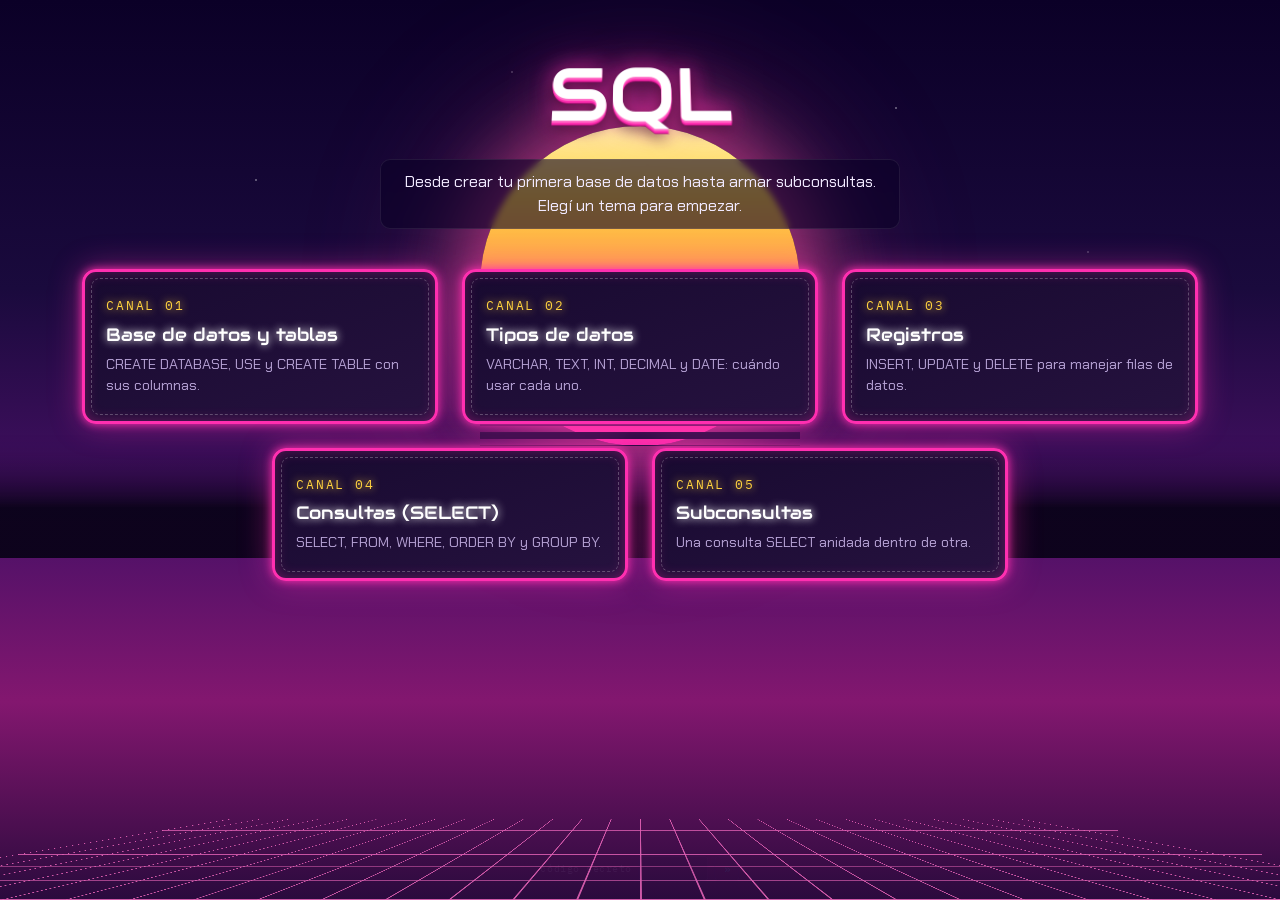
<file: HTML/site/index.html>
<!DOCTYPE html>
<html lang="es">
<head>
<meta charset="UTF-8">
<meta name="viewport" content="width=device-width, initial-scale=1">
<title>Guía de MySQL</title>
<link href="https://cdnjs.cloudflare.com/ajax/libs/bootstrap/5.3.3/css/bootstrap.min.css" rel="stylesheet">
<link href="https://fonts.googleapis.com/css2?family=Audiowide&family=Chakra+Petch:wght@400;600&family=IBM+Plex+Mono:wght@400;600&display=swap" rel="stylesheet">
<link href="style.css" rel="stylesheet">
</head>
<body>
<div class="scene"><div class="stars"></div><div class="sun"></div><div class="city"></div><div class="grid-floor"></div></div>

<div class="content-wrap">
  <div class="container hero" style="padding-top:3rem;">
    <h1 class="sign-3d" style="font-size:clamp(2.4rem,8vw,4.8rem)">SQL</h1>
    <p>Desde crear tu primera base de datos hasta armar subconsultas. Elegí un tema para empezar.</p>
  </div>

  <div class="container pb-5">
    <div class="row g-4 justify-content-center">
      <div class="col-md-6 col-lg-4">
        <a class="led-sign" href="01-crear-tablas.html">
          <div class="idx">CANAL 01</div>
          <h3>Base de datos y tablas</h3>
          <p>CREATE DATABASE, USE y CREATE TABLE con sus columnas.</p>
        </a>
      </div>
      <div class="col-md-6 col-lg-4">
        <a class="led-sign" href="02-tipos-de-datos.html">
          <div class="idx">CANAL 02</div>
          <h3>Tipos de datos</h3>
          <p>VARCHAR, TEXT, INT, DECIMAL y DATE: cuándo usar cada uno.</p>
        </a>
      </div>
      <div class="col-md-6 col-lg-4">
        <a class="led-sign" href="03-registros.html">
          <div class="idx">CANAL 03</div>
          <h3>Registros</h3>
          <p>INSERT, UPDATE y DELETE para manejar filas de datos.</p>
        </a>
      </div>
      <div class="col-md-6 col-lg-4">
        <a class="led-sign" href="04-consultas.html">
          <div class="idx">CANAL 04</div>
          <h3>Consultas (SELECT)</h3>
          <p>SELECT, FROM, WHERE, ORDER BY y GROUP BY.</p>
        </a>
      </div>
      <div class="col-md-6 col-lg-4">
        <a class="led-sign" href="05-subconsultas.html">
          <div class="idx">CANAL 05</div>
          <h3>Subconsultas</h3>
          <p>Una consulta SELECT anidada dentro de otra.</p>
        </a>
      </div>
    </div>
  </div>
</div>

<div class="secret-spot">
  <label for="secret-input">código secreto</label>
  <input id="secret-input" maxlength="5" inputmode="numeric" autocomplete="off">
  <button onclick="checkCode()">»</button>
</div>

<script>
function checkCode(){
  var val = document.getElementById('secret-input').value.trim();
  var spot = document.querySelector('.secret-spot');
  if(val === '37195'){
    window.location.href = 'aprobado.html';
  } else {
    spot.classList.remove('shake'); void spot.offsetWidth; spot.classList.add('shake');
  }
}
document.getElementById('secret-input').addEventListener('keydown', function(e){ if(e.key==='Enter'){ checkCode(); } });
</script>
</body>
</html>
</file>
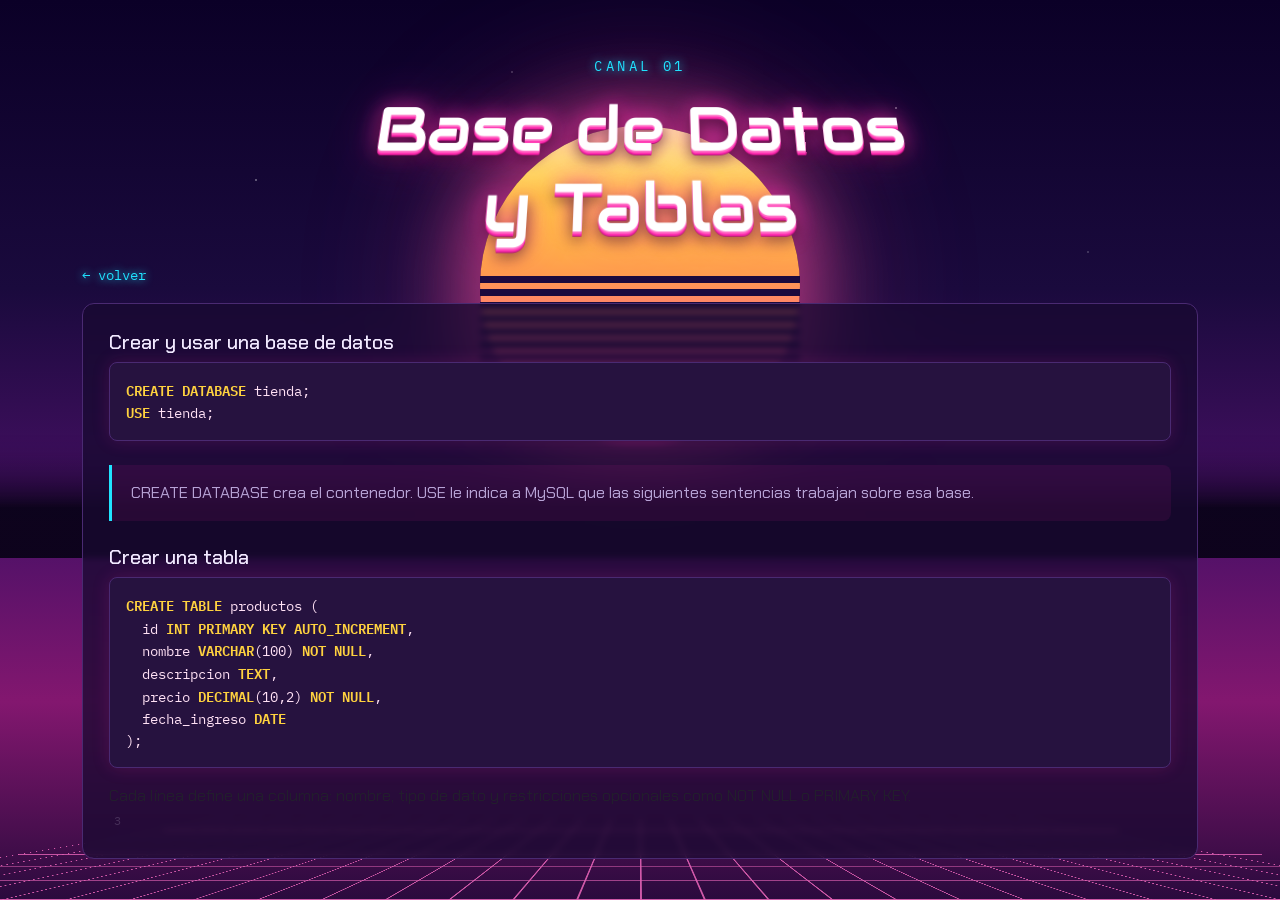
<file: HTML/site/01-crear-tablas.html>
<!DOCTYPE html>
<html lang="es">
<head>
<meta charset="UTF-8">
<meta name="viewport" content="width=device-width, initial-scale=1">
<title>Base de datos y tablas · Guía de MySQL</title>
<link href="https://cdnjs.cloudflare.com/ajax/libs/bootstrap/5.3.3/css/bootstrap.min.css" rel="stylesheet">
<link href="https://fonts.googleapis.com/css2?family=Audiowide&family=Chakra+Petch:wght@400;600&family=IBM+Plex+Mono:wght@400;600&display=swap" rel="stylesheet">
<link href="style.css" rel="stylesheet">
</head>
<body>
<div class="scene"><div class="stars"></div><div class="sun"></div><div class="city"></div><div class="grid-floor"></div></div>

<div class="content-wrap">
  <div class="container sign-wrap">
    <span class="sign-tag">CANAL 01</span>
    <h1 class="sign-3d">Base de Datos<br>y Tablas</h1>
  </div>

  <div class="container">
    <a class="back-btn" href="index.html">&larr; volver</a>
    <div class="panel mt-3">
      <h3 class="h5">Crear y usar una base de datos</h3>
      <pre><kw>CREATE DATABASE</kw> tienda;
<kw>USE</kw> tienda;</pre>
      <div class="callout">CREATE DATABASE crea el contenedor. USE le indica a MySQL que las siguientes sentencias trabajan sobre esa base.</div>

      <h3 class="h5 mt-4">Crear una tabla</h3>
      <pre><kw>CREATE TABLE</kw> productos (
  id <kw>INT</kw> <kw>PRIMARY KEY</kw> <kw>AUTO_INCREMENT</kw>,
  nombre <kw>VARCHAR</kw>(100) <kw>NOT NULL</kw>,
  descripcion <kw>TEXT</kw>,
  precio <kw>DECIMAL</kw>(10,2) <kw>NOT NULL</kw>,
  fecha_ingreso <kw>DATE</kw>
);</pre>
      <p class="text-muted mb-0">Cada línea define una columna: nombre, tipo de dato y restricciones opcionales como NOT NULL o PRIMARY KEY.</p>
      <span class="secret-digit">3</span>
    </div>
  </div>
</div>

</body>
</html>
</file>
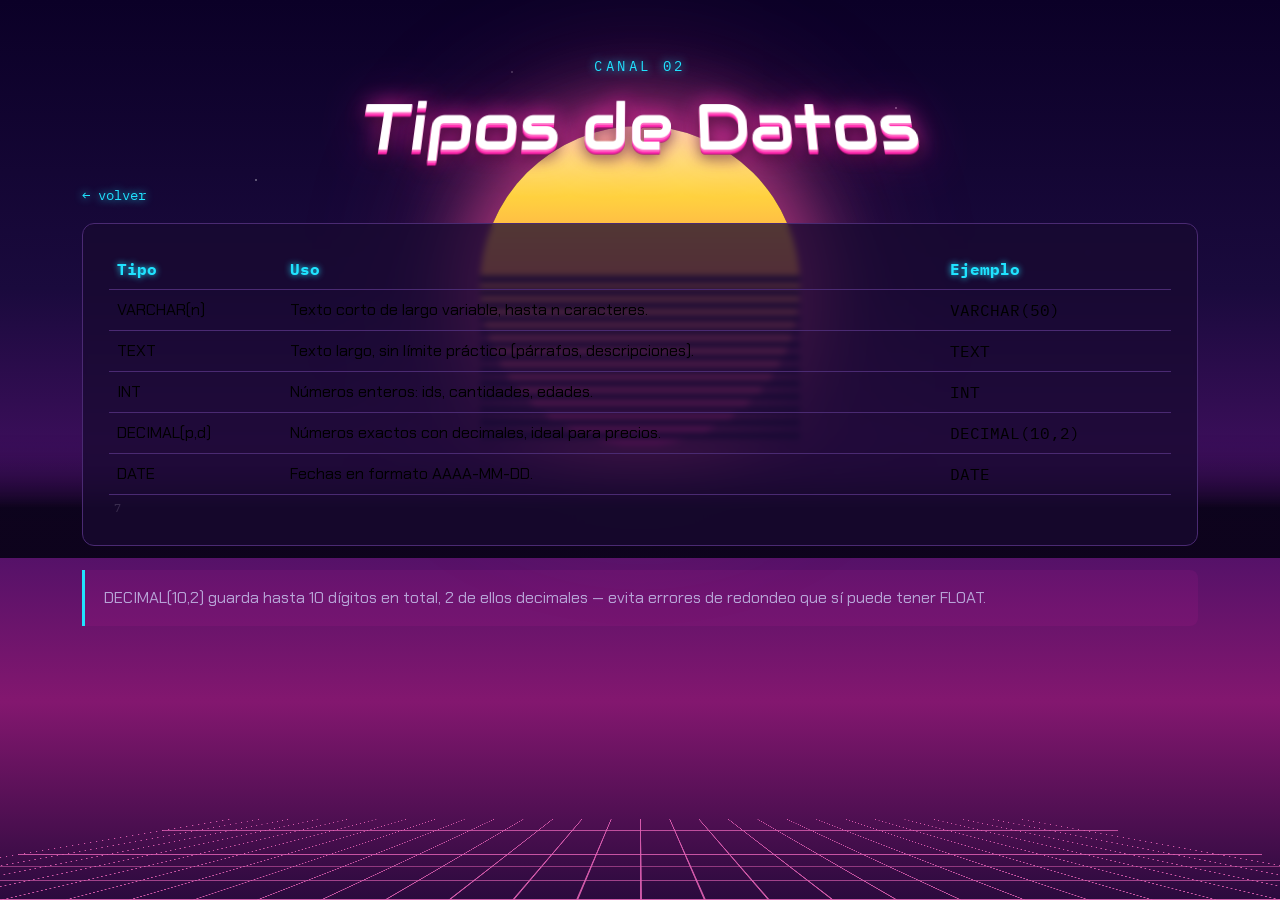
<file: HTML/site/02-tipos-de-datos.html>
<!DOCTYPE html>
<html lang="es">
<head>
<meta charset="UTF-8">
<meta name="viewport" content="width=device-width, initial-scale=1">
<title>Tipos de datos · Guía de MySQL</title>
<link href="https://cdnjs.cloudflare.com/ajax/libs/bootstrap/5.3.3/css/bootstrap.min.css" rel="stylesheet">
<link href="https://fonts.googleapis.com/css2?family=Audiowide&family=Chakra+Petch:wght@400;600&family=IBM+Plex+Mono:wght@400;600&display=swap" rel="stylesheet">
<link href="style.css" rel="stylesheet">
</head>
<body>
<div class="scene"><div class="stars"></div><div class="sun"></div><div class="city"></div><div class="grid-floor"></div></div>

<div class="content-wrap">
  <div class="container sign-wrap">
    <span class="sign-tag">CANAL 02</span>
    <h1 class="sign-3d">Tipos de Datos</h1>
  </div>

  <div class="container">
    <a class="back-btn" href="index.html">&larr; volver</a>
    <div class="panel mt-3">
      <div class="table-responsive">
        <table class="table data-types align-middle mb-0">
          <thead><tr><th>Tipo</th><th>Uso</th><th>Ejemplo</th></tr></thead>
          <tbody>
            <tr><td>VARCHAR(n)</td><td>Texto corto de largo variable, hasta n caracteres.</td><td class="mono">VARCHAR(50)</td></tr>
            <tr><td>TEXT</td><td>Texto largo, sin límite práctico (párrafos, descripciones).</td><td class="mono">TEXT</td></tr>
            <tr><td>INT</td><td>Números enteros: ids, cantidades, edades.</td><td class="mono">INT</td></tr>
            <tr><td>DECIMAL(p,d)</td><td>Números exactos con decimales, ideal para precios.</td><td class="mono">DECIMAL(10,2)</td></tr>
            <tr><td>DATE</td><td>Fechas en formato AAAA-MM-DD.</td><td class="mono">DATE</td></tr>
          </tbody>
        </table>
      </div>
      <span class="secret-digit">7</span>
    </div>
    <div class="callout">DECIMAL(10,2) guarda hasta 10 dígitos en total, 2 de ellos decimales — evita errores de redondeo que sí puede tener FLOAT.</div>
  </div>
</div>

</body>
</html>
</file>
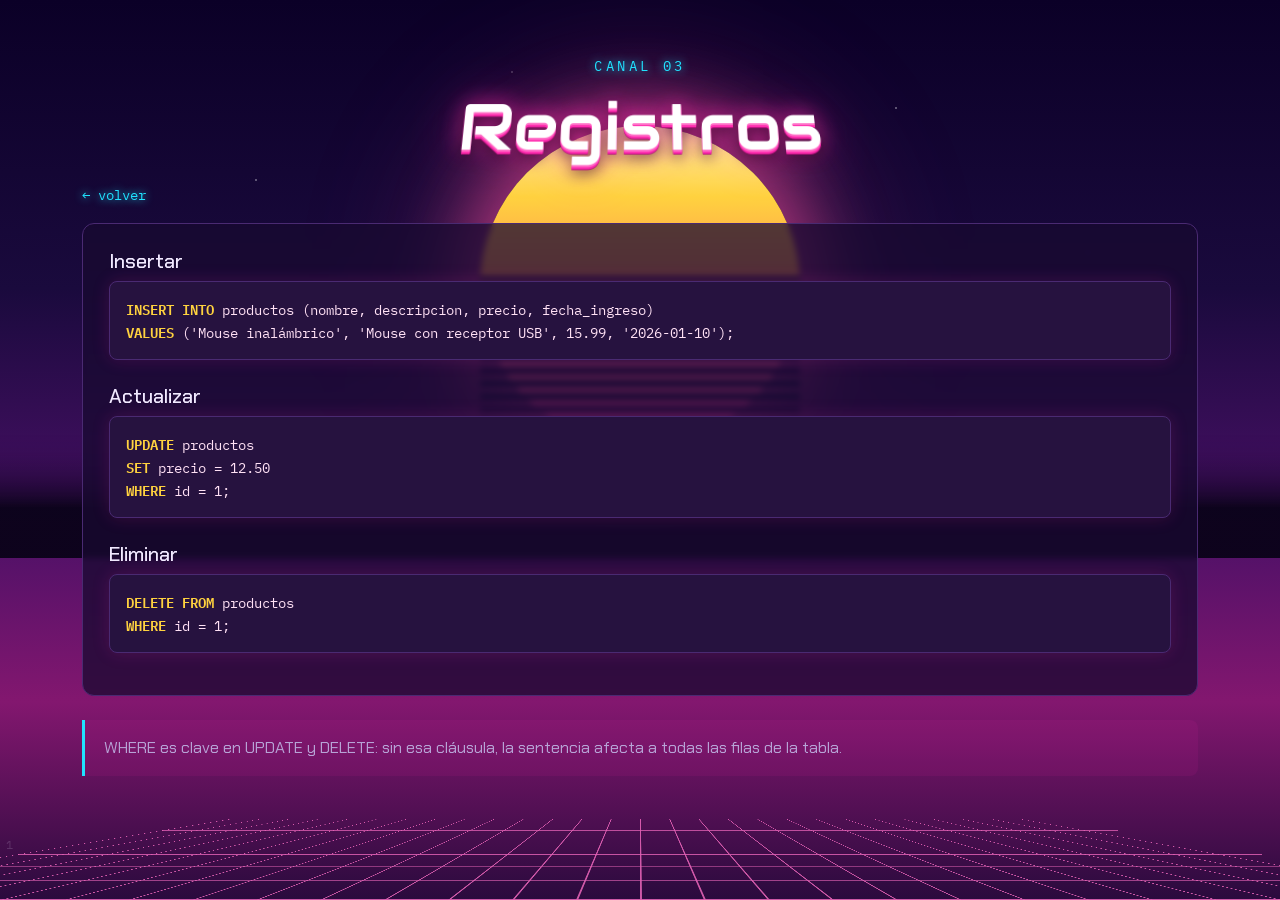
<file: HTML/site/03-registros.html>
<!DOCTYPE html>
<html lang="es">
<head>
<meta charset="UTF-8">
<meta name="viewport" content="width=device-width, initial-scale=1">
<title>Registros · Guía de MySQL</title>
<link href="https://cdnjs.cloudflare.com/ajax/libs/bootstrap/5.3.3/css/bootstrap.min.css" rel="stylesheet">
<link href="https://fonts.googleapis.com/css2?family=Audiowide&family=Chakra+Petch:wght@400;600&family=IBM+Plex+Mono:wght@400;600&display=swap" rel="stylesheet">
<link href="style.css" rel="stylesheet">
</head>
<body>
<div class="scene"><div class="stars"></div><div class="sun"></div><div class="city"></div><div class="grid-floor"></div></div>

<div class="content-wrap">
  <div class="container sign-wrap">
    <span class="sign-tag">CANAL 03</span>
    <h1 class="sign-3d">Registros</h1>
  </div>

  <div class="container">
    <a class="back-btn" href="index.html">&larr; volver</a>
    <div class="panel mt-3">
      <h3 class="h5">Insertar</h3>
      <pre><kw>INSERT INTO</kw> productos (nombre, descripcion, precio, fecha_ingreso)
<kw>VALUES</kw> (<span class="mono">'Mouse inalámbrico'</span>, <span class="mono">'Mouse con receptor USB'</span>, 15.99, <span class="mono">'2026-01-10'</span>);</pre>

      <h3 class="h5 mt-4">Actualizar</h3>
      <pre><kw>UPDATE</kw> productos
<kw>SET</kw> precio = 12.50
<kw>WHERE</kw> id = 1;</pre>

      <h3 class="h5 mt-4">Eliminar</h3>
      <pre><kw>DELETE FROM</kw> productos
<kw>WHERE</kw> id = 1;</pre>
    </div>
    <div class="callout">WHERE es clave en UPDATE y DELETE: sin esa cláusula, la sentencia afecta a todas las filas de la tabla.</div>
  </div>
</div>

<span class="secret-digit">1</span>
</body>
</html>
</file>
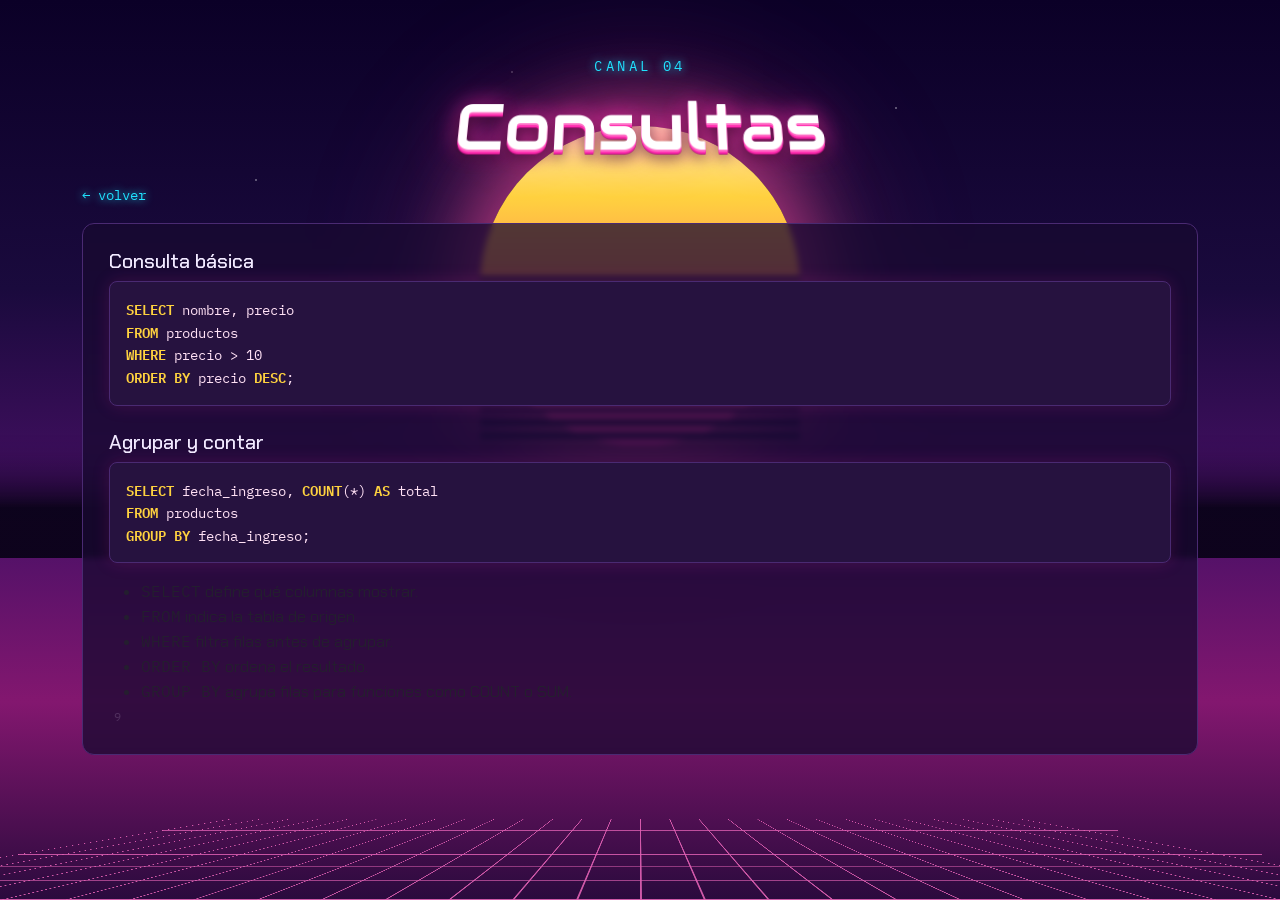
<file: HTML/site/04-consultas.html>
<!DOCTYPE html>
<html lang="es">
<head>
<meta charset="UTF-8">
<meta name="viewport" content="width=device-width, initial-scale=1">
<title>Consultas · Guía de MySQL</title>
<link href="https://cdnjs.cloudflare.com/ajax/libs/bootstrap/5.3.3/css/bootstrap.min.css" rel="stylesheet">
<link href="https://fonts.googleapis.com/css2?family=Audiowide&family=Chakra+Petch:wght@400;600&family=IBM+Plex+Mono:wght@400;600&display=swap" rel="stylesheet">
<link href="style.css" rel="stylesheet">
</head>
<body>
<div class="scene"><div class="stars"></div><div class="sun"></div><div class="city"></div><div class="grid-floor"></div></div>

<div class="content-wrap">
  <div class="container sign-wrap">
    <span class="sign-tag">CANAL 04</span>
    <h1 class="sign-3d">Consultas</h1>
  </div>

  <div class="container">
    <a class="back-btn" href="index.html">&larr; volver</a>
    <div class="panel mt-3">
      <h3 class="h5">Consulta básica</h3>
      <pre><kw>SELECT</kw> nombre, precio
<kw>FROM</kw> productos
<kw>WHERE</kw> precio > 10
<kw>ORDER BY</kw> precio <kw>DESC</kw>;</pre>

      <h3 class="h5 mt-4">Agrupar y contar</h3>
      <pre><kw>SELECT</kw> fecha_ingreso, <kw>COUNT</kw>(*) <kw>AS</kw> total
<kw>FROM</kw> productos
<kw>GROUP BY</kw> fecha_ingreso;</pre>

      <ul class="text-muted mb-0">
        <li><span class="mono">SELECT</span> define qué columnas mostrar.</li>
        <li><span class="mono">FROM</span> indica la tabla de origen.</li>
        <li><span class="mono">WHERE</span> filtra filas antes de agrupar.</li>
        <li><span class="mono">ORDER BY</span> ordena el resultado.</li>
        <li><span class="mono">GROUP BY</span> agrupa filas para funciones como COUNT o SUM.</li>
      </ul>
      <span class="secret-digit">9</span>
    </div>
  </div>
</div>

</body>
</html>
</file>
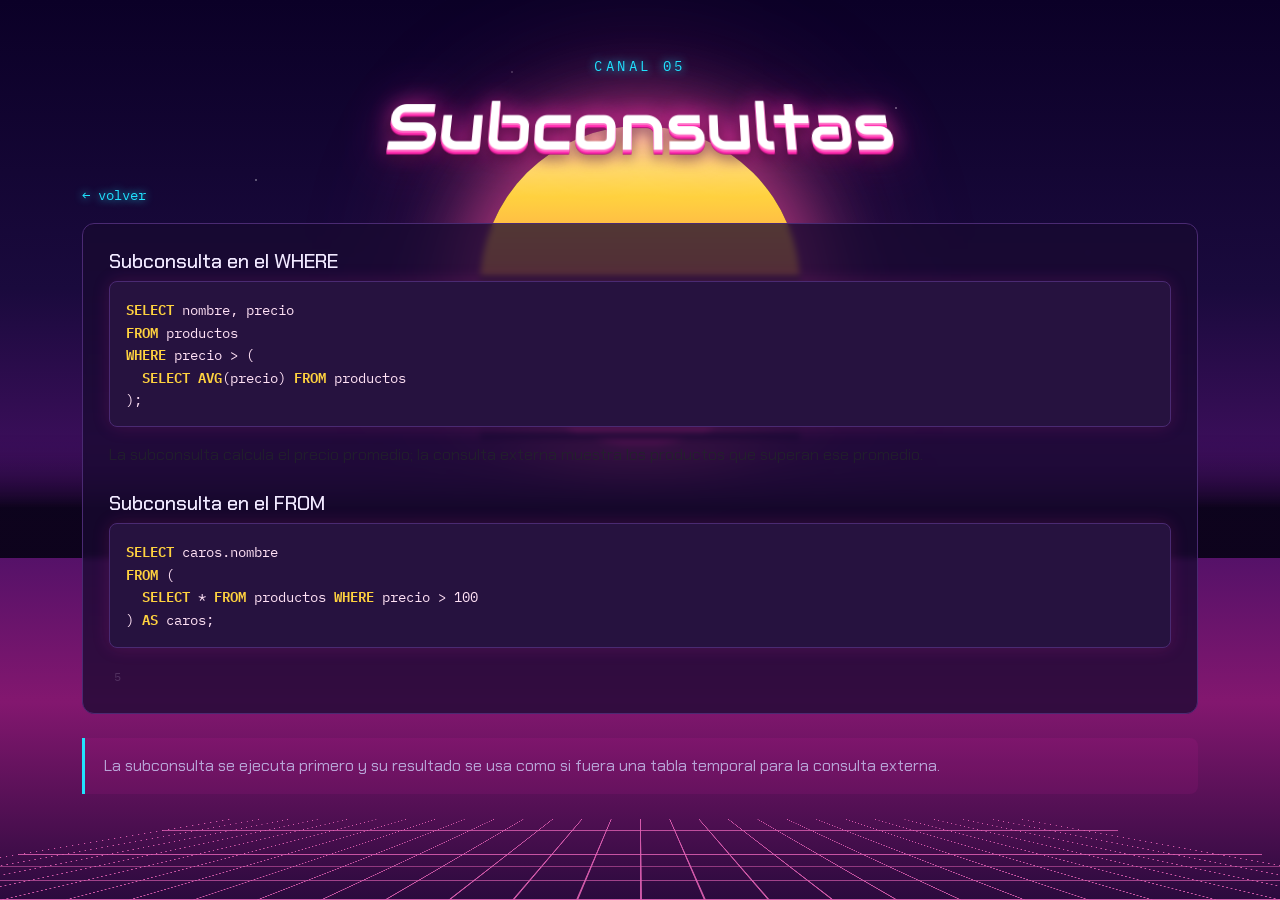
<file: HTML/site/05-subconsultas.html>
<!DOCTYPE html>
<html lang="es">
<head>
<meta charset="UTF-8">
<meta name="viewport" content="width=device-width, initial-scale=1">
<title>Subconsultas · Guía de MySQL</title>
<link href="https://cdnjs.cloudflare.com/ajax/libs/bootstrap/5.3.3/css/bootstrap.min.css" rel="stylesheet">
<link href="https://fonts.googleapis.com/css2?family=Audiowide&family=Chakra+Petch:wght@400;600&family=IBM+Plex+Mono:wght@400;600&display=swap" rel="stylesheet">
<link href="style.css" rel="stylesheet">
</head>
<body>
<div class="scene"><div class="stars"></div><div class="sun"></div><div class="city"></div><div class="grid-floor"></div></div>

<div class="content-wrap">
  <div class="container sign-wrap">
    <span class="sign-tag">CANAL 05</span>
    <h1 class="sign-3d">Subconsultas</h1>
  </div>

  <div class="container">
    <a class="back-btn" href="index.html">&larr; volver</a>
    <div class="panel mt-3">
      <h3 class="h5">Subconsulta en el WHERE</h3>
      <pre><kw>SELECT</kw> nombre, precio
<kw>FROM</kw> productos
<kw>WHERE</kw> precio > (
  <kw>SELECT</kw> <kw>AVG</kw>(precio) <kw>FROM</kw> productos
);</pre>
      <p class="text-muted">La subconsulta calcula el precio promedio; la consulta externa muestra los productos que superan ese promedio.</p>

      <h3 class="h5 mt-4">Subconsulta en el FROM</h3>
      <pre><kw>SELECT</kw> caros.nombre
<kw>FROM</kw> (
  <kw>SELECT</kw> * <kw>FROM</kw> productos <kw>WHERE</kw> precio > 100
) <kw>AS</kw> caros;</pre>
      <span class="secret-digit">5</span>
    </div>
    <div class="callout">La subconsulta se ejecuta primero y su resultado se usa como si fuera una tabla temporal para la consulta externa.</div>
  </div>
</div>

</body>
</html>
</file>
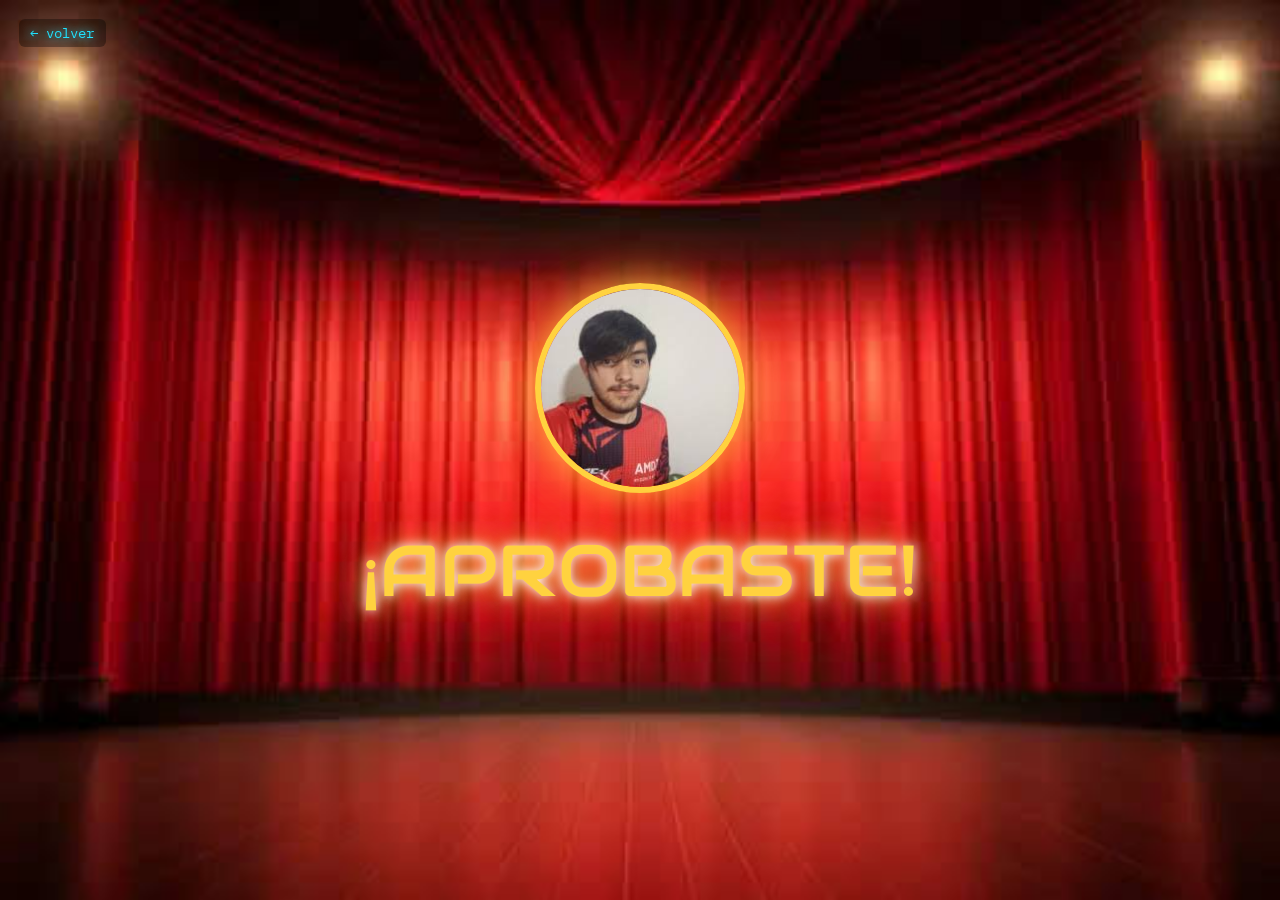
<file: HTML/site/aprobado.html>
<!DOCTYPE html>
<html lang="es">
<head>
<meta charset="UTF-8">
<meta name="viewport" content="width=device-width, initial-scale=1">
<title>Aprobado · Guía de MySQL</title>
<link href="https://fonts.googleapis.com/css2?family=Audiowide&family=Chakra+Petch:wght@400;600&family=IBM+Plex+Mono:wght@400;600&display=swap" rel="stylesheet">
<link href="style.css" rel="stylesheet">
</head>
<body>
<div class="curtain-bg">
  <a class="back-btn" href="index.html">&larr; volver</a>
  <img class="jump-photo" src="[data-uri]" alt="Aprobado">
  <div class="approved-text">¡APROBASTE!</div>
</div>
</body>
</html>
</file>
<file: HTML/site/style.css>
:root{
  --pink:#ff2fb0; --pink2:#ff6fc7; --cyan:#20e3ff; --yellow:#ffd23f;
  --ink:#0b0027; --panel:#180a30; --panel2:#26123f; --text:#f1e9ff; --muted:#b7a3d6; --line:#4a2a72;
}
*{box-sizing:border-box;}
html,body{height:100%;}
body{margin:0; color:var(--text); font-family:'Chakra Petch',system-ui,sans-serif; position:relative; overflow-x:hidden;}
code,pre,.mono{font-family:'IBM Plex Mono',monospace;}
pre{background:var(--panel2); border:1px solid var(--line); border-radius:8px; padding:1rem; color:#ffe1f5; overflow-x:auto; font-size:.9rem; box-shadow:0 0 18px rgba(255,47,176,.15);}
kw{color:var(--yellow); font-weight:600;}

/* ---- synthwave scene ---- */
.scene{position:fixed; inset:0; z-index:-2; overflow:hidden;
  background:linear-gradient(180deg,#0b0027 0%, #1a0a3d 32%, #4a1067 58%, #83176f 78%, #2a0a3d 100%);}
.stars{position:absolute; inset:0; background-image:radial-gradient(1.5px 1.5px at 20% 20%, #fff, transparent), radial-gradient(1.5px 1.5px at 70% 12%, #fff, transparent), radial-gradient(1px 1px at 85% 28%, #fff, transparent), radial-gradient(1px 1px at 40% 8%, #fff, transparent), radial-gradient(1.5px 1.5px at 55% 22%, #fff, transparent); opacity:.6;}
.sun{position:absolute; left:50%; top:14%; width:320px; height:320px; max-width:60vw; max-height:60vw; transform:translateX(-50%); border-radius:50%;
  background:linear-gradient(180deg,#fff2a8 0%, #ffd23f 22%, #ff9d4d 46%, #ff5f8f 70%, #ff2fb0 100%);
  box-shadow:0 0 70px 18px rgba(255,80,160,.55), 0 0 140px 40px rgba(255,80,160,.25);}
.sun::after{content:""; position:absolute; left:0; right:0; bottom:0; top:45%;
  background:repeating-linear-gradient(180deg, transparent 0 6px, #1a0a3d 6px 13px);}
.grid-floor{position:absolute; left:-20%; right:-20%; bottom:0; height:42%;
  background-image:
    repeating-linear-gradient(90deg, rgba(255,111,199,.9) 0 2px, transparent 2px 64px),
    repeating-linear-gradient(0deg, rgba(255,111,199,.9) 0 2px, transparent 2px 46px);
  transform:perspective(280px) rotateX(62deg); transform-origin:bottom; opacity:.85;}
.city{position:absolute; left:0; right:0; bottom:38%; height:14%;
  background:linear-gradient(180deg, transparent, rgba(10,3,25,.95) 60%);
  -webkit-mask-image:linear-gradient(transparent, #000 60%); mask-image:linear-gradient(transparent,#000 60%);}

/* ---- nav / structure ---- */
.navbar{background:rgba(11,0,39,.55); backdrop-filter:blur(6px); border-bottom:1px solid var(--line);}
.navbar-brand{font-family:'Audiowide',cursive; letter-spacing:.03em; color:#fff!important; text-shadow:0 0 8px var(--pink), 0 0 18px var(--pink);}
.brand-mark{color:var(--cyan); text-shadow:0 0 8px var(--cyan), 0 0 18px var(--cyan);}

.hero{padding:4rem 0 2.5rem; text-align:center;}
.hero p{color:var(--text); max-width:52ch; margin:1.2rem auto 0; font-size:1.02rem; background:rgba(11,0,39,.6); backdrop-filter:blur(3px); padding:.6rem 1.1rem; border-radius:10px; border:1px solid rgba(255,255,255,.08);}

/* ---- 3D neon sign title (page header) ---- */
.sign-wrap{padding:3.5rem 0 1rem; text-align:center;}
.sign-3d{font-family:'Audiowide',cursive; font-size:clamp(2.1rem,7vw,4.2rem); margin:0; color:#fff;
  text-shadow:
    0 1px 0 var(--pink2), 0 2px 0 var(--pink2), 0 3px 0 var(--pink), 0 4px 0 var(--pink),
    0 5px 0 #b8107d, 0 8px 14px rgba(0,0,0,.55),
    0 0 22px rgba(255,47,176,.85), 0 0 50px rgba(255,47,176,.45);
  transform:perspective(420px) rotateX(14deg); display:inline-block;}
.sign-tag{display:block; font-family:'IBM Plex Mono',monospace; letter-spacing:.25em; color:var(--cyan);
  text-shadow:0 0 10px var(--cyan); font-size:.85rem; margin-bottom:.6rem;}

/* ---- LED sign buttons / topic cards ---- */
.led-sign{position:relative; display:block; padding:1.5rem 1.3rem; border-radius:14px; text-decoration:none;
  background:linear-gradient(160deg, var(--panel), var(--panel2));
  border:3px solid var(--pink); color:#fff; height:100%;
  box-shadow:0 0 10px var(--pink), 0 0 32px rgba(255,47,176,.45), inset 0 0 14px rgba(255,47,176,.3);
  transition:box-shadow .15s ease, border-color .15s ease, transform .15s ease;}
.led-sign::before{content:""; position:absolute; inset:6px; border-radius:9px; border:1px dashed rgba(255,255,255,.25); pointer-events:none;}
.led-sign:hover{border-color:var(--cyan); color:#fff; transform:translateY(-3px);
  box-shadow:0 0 14px var(--cyan), 0 0 44px rgba(32,227,255,.55), inset 0 0 16px rgba(32,227,255,.35);}
.led-sign .idx{font-family:'IBM Plex Mono',monospace; color:var(--yellow); text-shadow:0 0 8px var(--yellow); font-size:.8rem; letter-spacing:.15em;}
.led-sign h3{font-family:'Audiowide',cursive; font-size:1.15rem; margin:.5rem 0; text-shadow:0 0 8px currentColor;}
.led-sign p{color:var(--muted); font-size:.9rem; margin:0;}

.back-btn{color:var(--cyan); text-decoration:none; font-family:'IBM Plex Mono',monospace; font-size:.85rem; text-shadow:0 0 8px var(--cyan);}
.back-btn:hover{color:#fff;}

.panel{background:rgba(24,10,48,.75); border:1px solid var(--line); border-radius:12px; padding:1.6rem; backdrop-filter:blur(3px);}
.callout{background:rgba(255,47,176,.08); border-left:3px solid var(--cyan); border-radius:0 8px 8px 0; padding:1rem 1.2rem; color:var(--muted); margin:1.5rem 0;}
table.data-types{--bs-table-bg:transparent; color:var(--text);}
table.data-types th{color:var(--cyan); border-color:var(--line)!important; font-family:'IBM Plex Mono',monospace; text-shadow:0 0 6px var(--cyan);}
table.data-types td{border-color:var(--line)!important;}
.content-wrap{position:relative; z-index:1; padding-bottom:2rem;}
footer{border-top:1px solid var(--line); color:var(--muted); font-size:.85rem; padding:2rem 0; margin-top:2rem; text-align:center; position:relative; z-index:1;}

/* ---- easter egg: hidden digits ---- */
.secret-digit{opacity:.16; font-size:.75rem; font-family:'IBM Plex Mono',monospace; user-select:text; margin-left:.35rem;}

/* ---- easter egg: secret code spot on index ---- */
.secret-spot{position:fixed; left:50%; bottom:14px; transform:translateX(-50%); z-index:5; display:flex; align-items:center; gap:.4rem;
  opacity:.07; transition:opacity .25s ease; padding:.3rem .5rem; border-radius:6px;}
.secret-spot:hover, .secret-spot:focus-within{opacity:1; background:rgba(24,10,48,.85); box-shadow:0 0 14px rgba(255,47,176,.4);}
.secret-spot label{font-family:'IBM Plex Mono',monospace; font-size:.65rem; color:var(--muted); letter-spacing:.05em;}
.secret-spot input{width:70px; background:var(--panel2); border:1px solid var(--line); color:#fff; border-radius:4px; padding:.15rem .4rem; font-family:'IBM Plex Mono',monospace; font-size:.75rem;}
.secret-spot button{background:none; border:1px solid var(--line); color:var(--cyan); border-radius:4px; padding:.15rem .5rem; font-size:.75rem; cursor:pointer;}
.secret-spot button:hover{border-color:var(--cyan); box-shadow:0 0 8px var(--cyan);}
.secret-spot.shake{animation:shake .4s;}
@keyframes shake{0%,100%{transform:translateX(-50%);} 25%{transform:translateX(calc(-50% - 6px));} 75%{transform:translateX(calc(-50% + 6px));}}

/* ---- aprobado: escenario con telón ---- */
.curtain-bg{background-image:url('[data-uri]'); background-size:cover; background-position:center;
  min-height:100vh; display:flex; flex-direction:column; align-items:center; justify-content:center; text-align:center; position:relative; padding:2rem;}
.curtain-bg .back-btn{position:absolute; top:1.2rem; left:1.2rem; background:rgba(0,0,0,.35); padding:.3rem .7rem; border-radius:6px;}
.jump-photo{width:210px; height:210px; border-radius:50%; object-fit:cover; border:6px solid #ffd23f;
  box-shadow:0 0 40px rgba(255,210,63,.85), 0 0 90px rgba(255,70,50,.5); animation:jump 1s ease-in-out infinite;}
@keyframes jump{0%,100%{transform:translateY(0) scale(1);} 50%{transform:translateY(-42px) scale(1.03);}}
.approved-text{font-family:'Audiowide',cursive; font-size:clamp(2.2rem,9vw,4.5rem); color:#ffd23f; margin-top:2rem;
  text-shadow:0 0 12px #fff, 0 0 28px #ffd23f, 0 0 60px #ff5f3d; opacity:0; animation:fadein 1s ease forwards .35s;}
@keyframes fadein{to{opacity:1;}}
</file>
